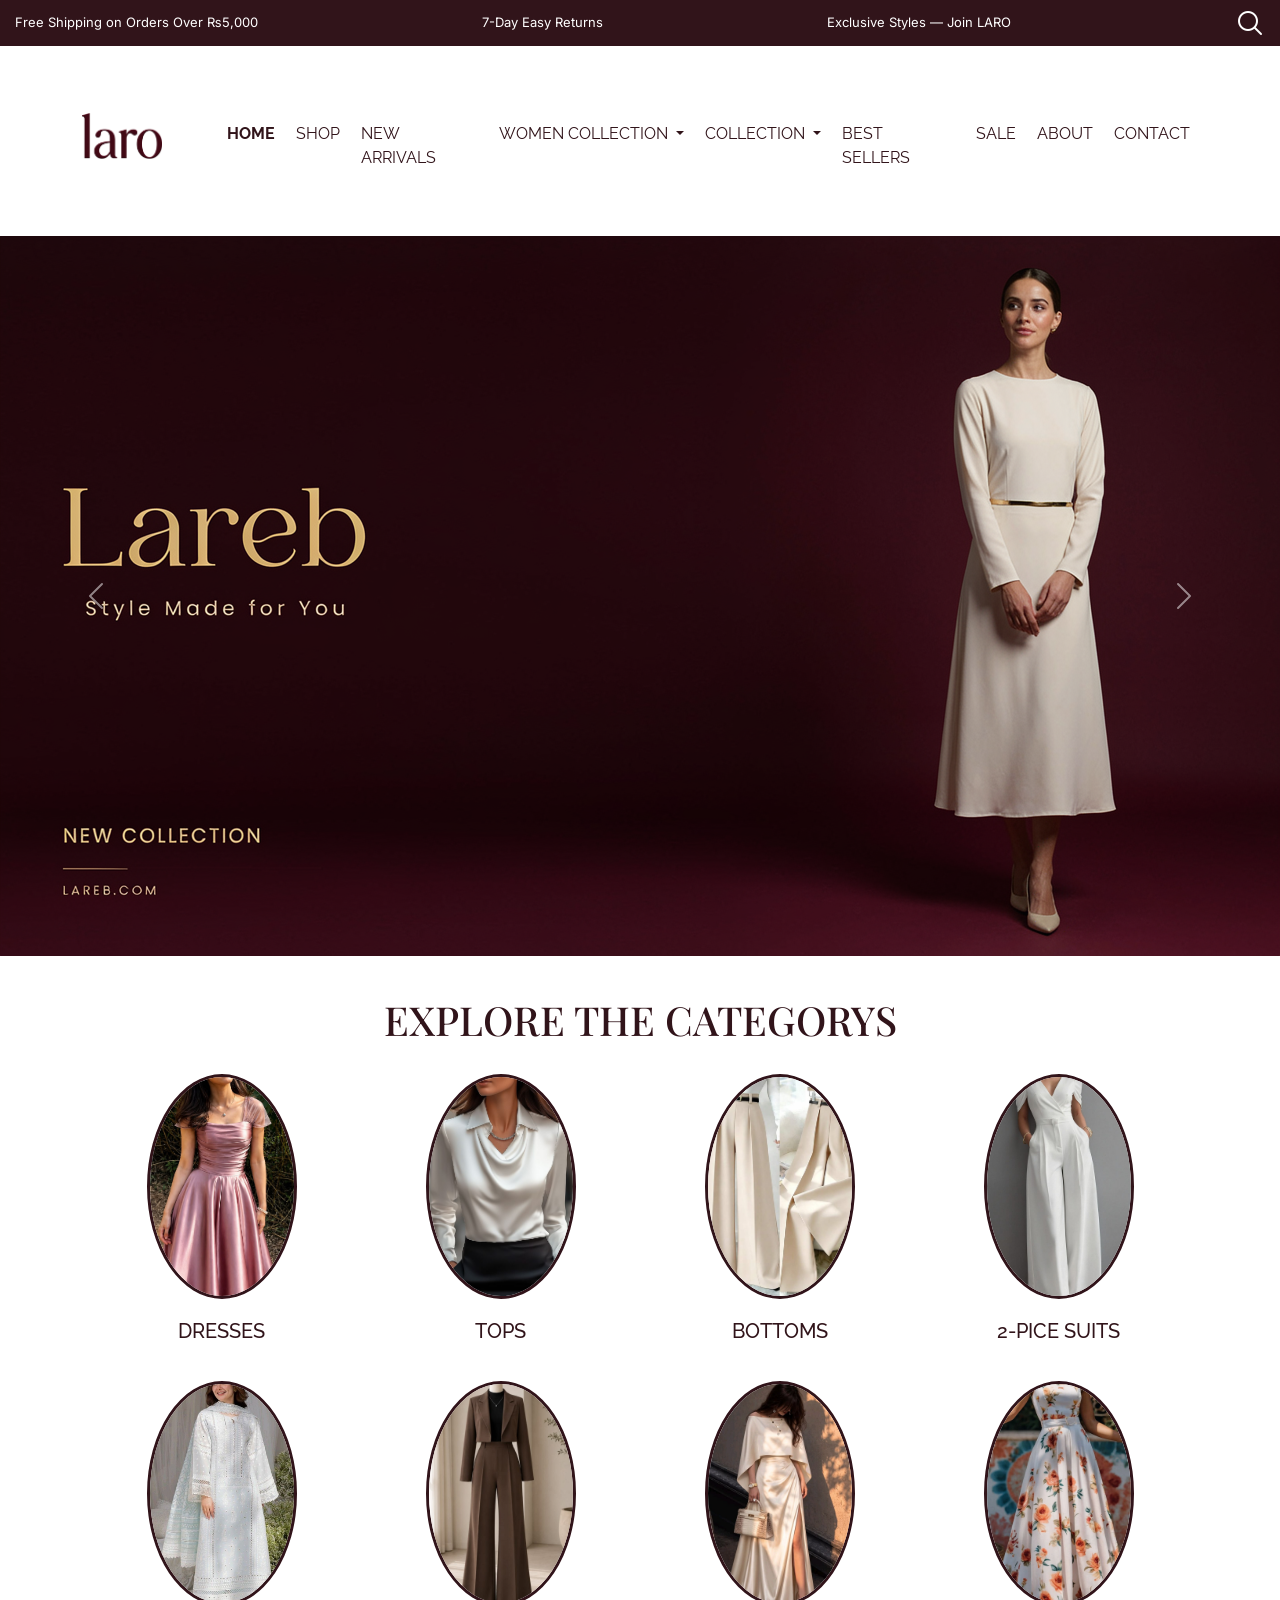
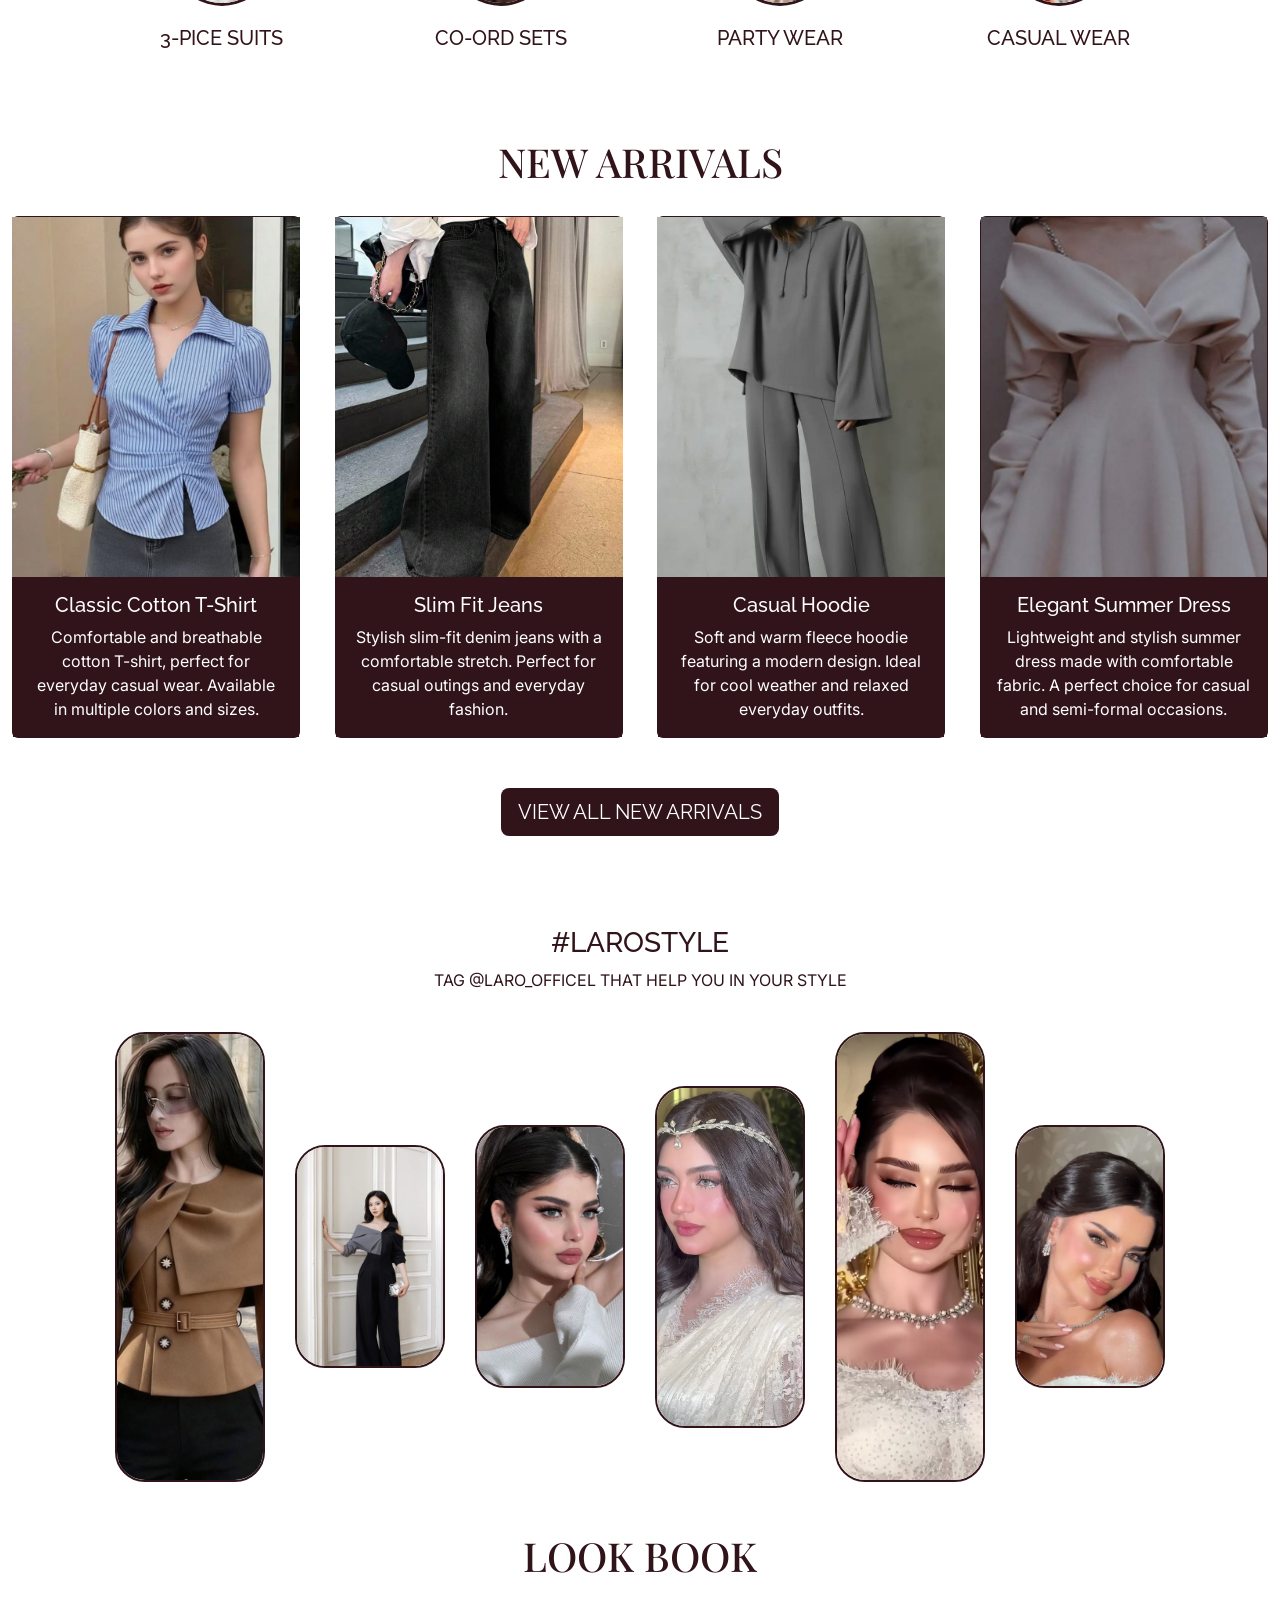
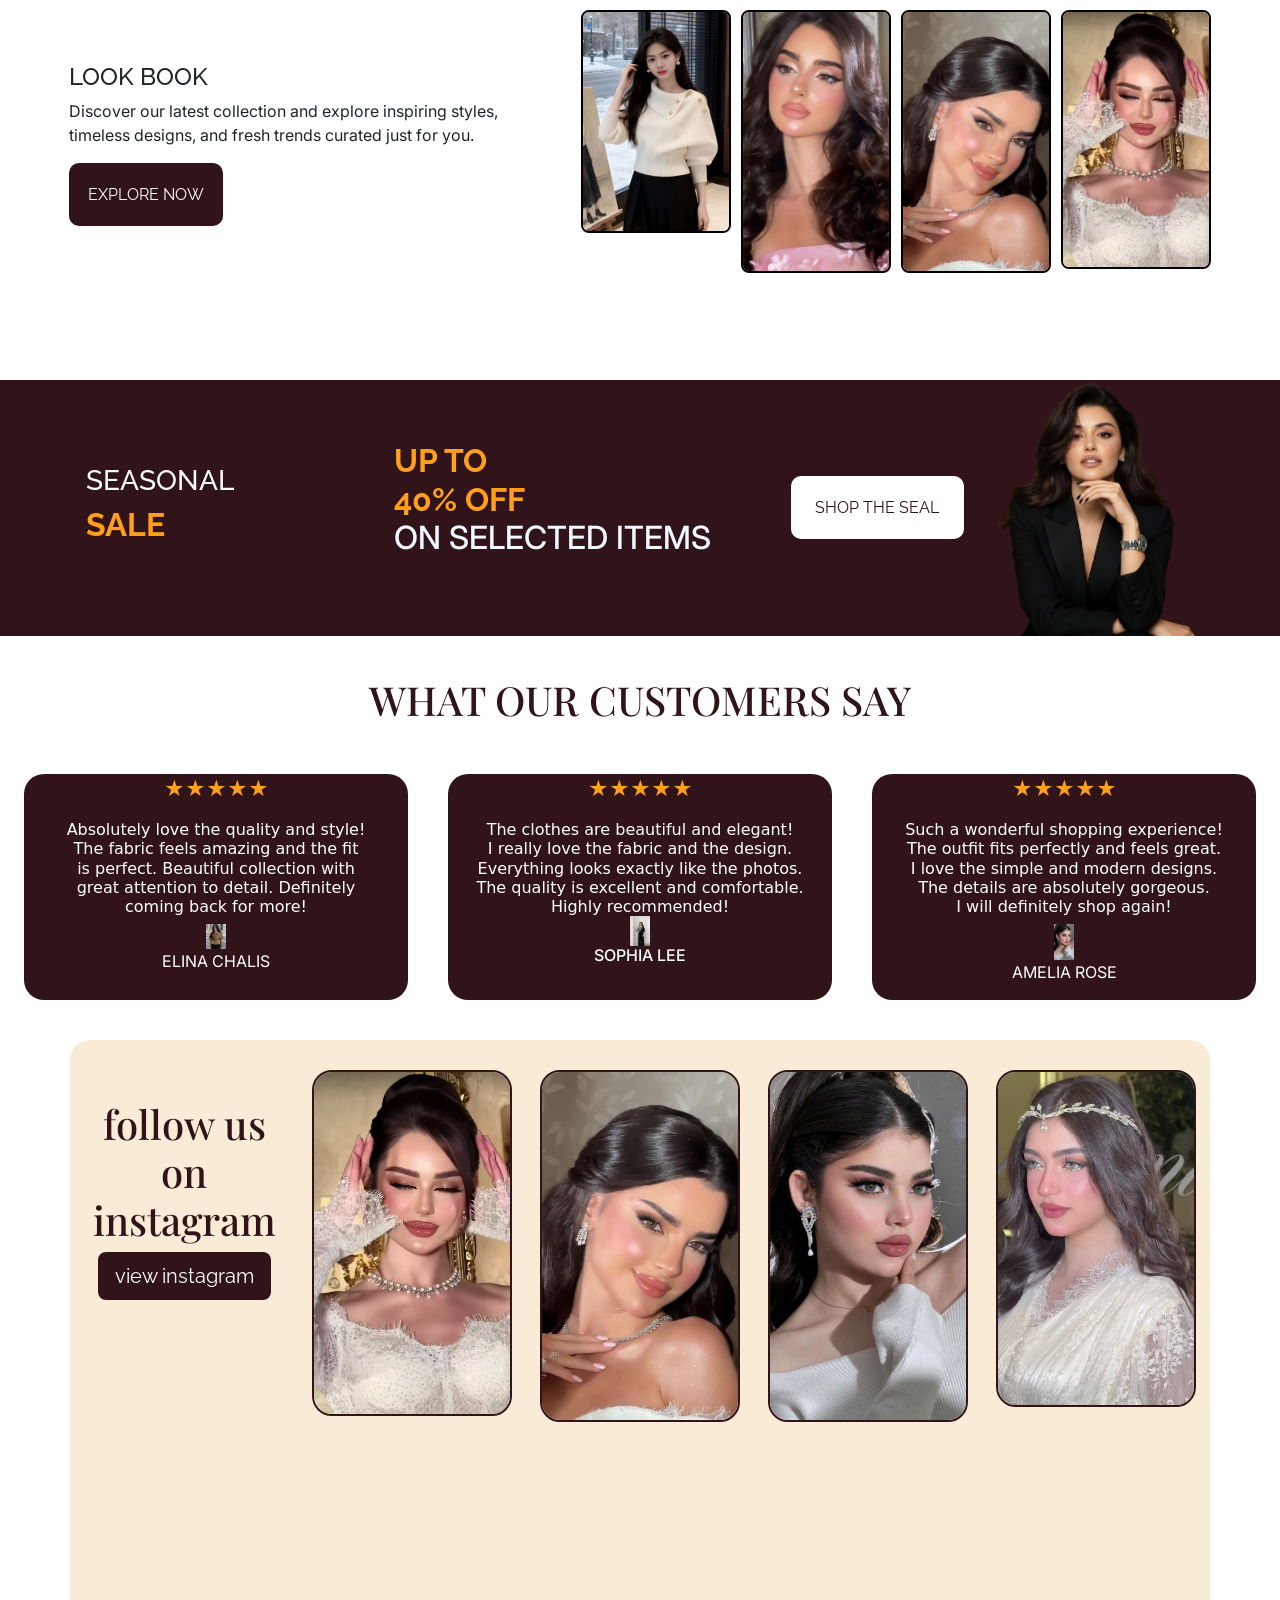
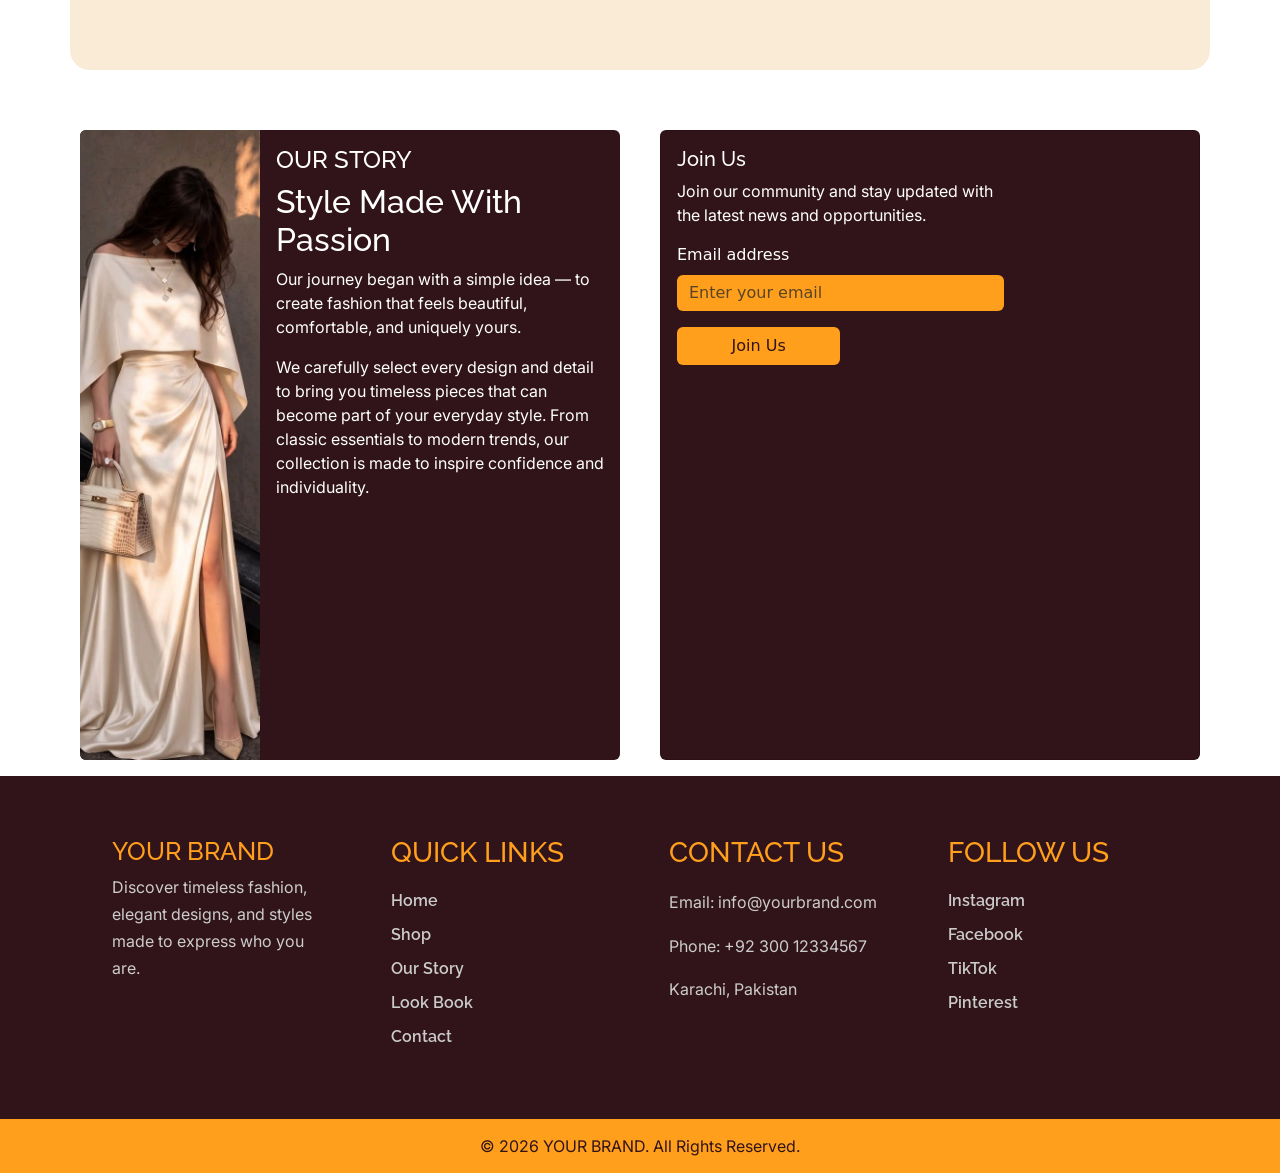
<file: index.html>
<!doctype html>
<html lang="en">
  <head>
    <meta charset="utf-8">
    <meta name="viewport" content="width=device-width, initial-scale=1">
    <title>laro</title>
    <link rel="stylesheet" href="style.css">
    <link href="https://cdn.jsdelivr.net/npm/bootstrap@5.3.8/dist/css/bootstrap.min.css" rel="stylesheet" integrity="sha384-sRIl4kxILFvY47J16cr9ZwB07vP4J8+LH7qKQnuqkuIAvNWLzeN8tE5YBujZqJLB" crossorigin="anonymous">
  </head>
  <body>
    <style>
      

    </style>

    <!-- bannar start  -->
<!-- top bar start -->
<div class="top-bar">
    <p>Free Shipping on Orders Over ₨5,000</p>
    <p>7-Day Easy Returns</p>
    <p>Exclusive Styles — Join LARO</p>

    <div class="icons">
      <a href=""><img src="search.png" width="30px"></a>
      


    </div>
</div>
<!-- top bar end -->
     <!-- bannar end -->
<!-- navbar start -->
<nav class="navbar navbar-expand-lg" style="margin-top:40px;">

  <div class="container">

    <a class="navbar-brand" href="#"><img src="l2.png" ></a>

    <button class="navbar-toggler" type="button"
      data-bs-toggle="collapse"
      data-bs-target="#navbarNavDropdown"
      aria-controls="navbarNavDropdown"
      aria-expanded="false"
      aria-label="Toggle navigation">

      <span class="navbar-toggler-icon"></span>

    </button>

    <div class="collapse navbar-collapse" id="navbarNavDropdown" style="margin-left: 41px;">

      <ul class="navbar-nav" style="margin-top: 20px; gap: 5px; ">

        <!-- HOME -->
        <li class="nav-item"  style="font-weight: bold;">
          <a class="nav-link active" aria-current="page" href="#" style="color: #31141A;" >HOME</a>
        </li>

        <!-- SHOP -->
        <li class="nav-item">
          <a class="nav-link" href="shop.html">SHOP</a>
        </li>

        <!-- NEW ARRIVALS -->
        <li class="nav-item">
          <a class="nav-link" href="NEW ARRAIVAL.HTML">NEW ARRIVALS</a>
        </li>

       <li class="nav-item dropdown">
  <a class="nav-link dropdown-toggle"
     href="WOMENCOLLECTION.HTML"
     role="button"
     aria-expanded="false">
    WOMEN COLLECTION
  </a>

  <ul class="dropdown-menu">
    <li><a class="dropdown-item" href="#">Dresses</a></li>
    <li><a class="dropdown-item" href="#">2-Piece Suits</a></li>
    <li><a class="dropdown-item" href="#">3-Piece Suits</a></li>
    <li><a class="dropdown-item" href="#">Tops</a></li>
    <li><a class="dropdown-item" href="#">Party Wear</a></li>
    <li><a class="dropdown-item" href="#">Casual Wear</a></li>
    <li><a class="dropdown-item" href="#">Abayas</a></li>
    <li><a class="dropdown-item" href="#">Co-Ord Sets</a></li>
  </ul>
</li>
        <!-- COLLECTION -->
        <li class="nav-item dropdown">

          <a class="nav-link dropdown-toggle"
            href="#"
            role="button"
            data-bs-toggle="dropdown"
            aria-expanded="false">

            COLLECTION

          </a>

          <ul class="dropdown-menu">

            <li><a class="dropdown-item" href="#">New Collection</a></li>
            <li><a class="dropdown-item" href="#">Summer Collection</a></li>
            <li><a class="dropdown-item" href="#">Festive Collection</a></li>
            <li><a class="dropdown-item" href="#">Signature Collection</a></li>

          </ul>

        </li>

        <!-- BEST SELLERS -->
        <li class="nav-item">
          <a class="nav-link" href="#">BEST SELLERS</a>
        </li>

        <!-- SALE -->
        <li class="nav-item">
          <a class="nav-link" href="#">SALE</a>
        </li>

        <!-- ABOUT -->
        <li class="nav-item">
          <a class="nav-link" href="#">ABOUT</a>
        </li>

        <!-- CONTACT -->
        <li class="nav-item">
          <a class="nav-link" href="#">CONTACT</a>
        </li>

      </ul>

    </div>

  </div>

</nav>
<!-- navbar end -->
 <!-- navbar end -->

 <!-- bannnar start -->
<div id="carouselExample" class="carousel slide" style="margin-top: 50px;">
  <div class="carousel-inner">

    <div class="carousel-item active">
      <a href="">  <img src="b1.png" class="d-block w-100 carousel-img" alt="Clothing"></a>
    
    </div>

    <div class="carousel-item">
      <a href="" ><img src="b2.png" class="d-block w-100 carousel-img" alt="Clothing"></a>
    </div>

    <div class="carousel-item">
    <a href="" ><img src="b3.png" class="d-block w-100 carousel-img" alt="Clothing"></a>
    </div>

    <div class="carousel-item">
  <a href="" ><img src="b4.png" class="d-block w-100 carousel-img" alt="Clothing"></a>
    </div>

    <div class="carousel-item">
        <a href="" ><img src="bannar (2).png" class="d-block w-100 carousel-img" alt="Clothing"></a>
    </div>

    <div class="carousel-item">
      <a href="" ><img src="bannar (1).png" class="d-block w-100 carousel-img" alt="Clothing"></a>
    </div>

  </div>

  <button style="color: #31141A;" class="carousel-control-prev" type="button"
          data-bs-target="#carouselExample" data-bs-slide="prev">
    <span class="carousel-control-prev-icon"></span>
    <span class="visually-hidden">Previous</span>
  </button>

  <button style="color: #31141A;" class="carousel-control-next" type="button"
          data-bs-target="#carouselExample" data-bs-slide="next">
    <span class="carousel-control-next-icon"></span>
    <span class="visually-hidden">Next</span>
  </button>
</div>

<div class="container-fluid" style="text-align: center; color: #31141A;">
  <H1 style="text-align: center; margin-top: 40PX; font-weight: 40PX;">EXPLORE THE CATEGORYS</H1>

</div>


<div class="container-sm">
 <div class="container-fluid">
 <IMG SRC="Elegant Rose Pink Satin Dress.jpg">
  <H5>DRESSES</H5>
</div>

<!-- C2 -->
  <div class="container-fluid">
 <IMG SRC="Elegant Wrap Midi Dress With Sheer Sleeves.jpg">
  <H5>TOPS</H5>
</div>


 <div class="container-fluid">
 <IMG SRC="BUTTOM.jpg">
  <H5>BOTTOMS</H5>
</div>



 <div class="container-fluid">
 <IMG SRC="2 PIECE.jpg">
  <H5>2-PICE SUITS</H5>
</div>



 
</div>



<div class="container-sm">
  <div class="container-fluid">
 <IMG SRC="Eid collection.jpg">
  <H5>3-PICE SUITS</H5>
</div>



 <div class="container-fluid">
 <IMG SRC="CARSET.jpg">
  <H5>CO-ORD SETS</H5>
</div>


 <div class="container-fluid">
 <IMG SRC="download (13).jpg">
  <H5>PARTY WEAR</H5>
</div>


 <div class="container-fluid">
 <IMG SRC="CASUAL.jpg">
  <H5>CASUAL WEAR</H5>
</div>
</div>

<!-- NEW ARRAVIAL SECTION -->


<div class="container-fluid" style="text-align: center;">
  <H1 style="margin-top: 80PX; color: #31141A;">  NEW ARRIVALS</H1>

</div>

<div class="container-xxl" style=" display: flex; align-items: center; justify-content: space-between; margin-top: 30PX;"">
  <div class="card" style="width: 18rem; object-fit: cover; border: none; align-items: center; border: solid 1px #31141A;">
  <img CLASS="IMG" src="T-SHIRT.jpg" class="card-img-top" alt="Classic Cotton T-Shirt"
       style="width: 18rem; height: 40vh; object-fit: cover;">
  <div class="card-body" style="align-items: center; text-align: center; background-color: #31141A;">
    <h5 class="card-title" style="color: white;">Classic Cotton T-Shirt</h5>
    <p class="card-text" style="color: white;">
      Comfortable and breathable cotton T-shirt, perfect for everyday casual wear. Available in multiple colors and sizes.
    </p>
  </div>
</div>


<div class="card" style="width: 18rem; object-fit: cover; border: none; align-items: center; border: solid 1px #31141A;">
  <img CLASS="IMG" src="JENS.jpg" class="card-img-top" alt="Slim Fit Jeans"
       style="width: 18rem; height: 40vh; object-fit: cover;">
  <div class="card-body" style="align-items: center; text-align: center; background-color: #31141A;">
    <h5 class="card-title" style="color: white;">Slim Fit Jeans</h5>
    <p class="card-text" style="color: white;">
      Stylish slim-fit denim jeans with a comfortable stretch. Perfect for casual outings and everyday fashion.
    </p>
  </div>
</div>


<div class="card" style="width: 18rem; object-fit: cover; border: none; align-items: center; border: solid 1px #31141A;">
  <img CLASS="IMG" src="HODDIE.jpg" class="card-img-top" alt="Casual Hoodie"
       style="width: 18rem; height: 40vh; object-fit: cover;">
  <div class="card-body" style="align-items: center; text-align: center; background-color: #31141A;">
    <h5 class="card-title" style="color: white;">Casual Hoodie</h5>
    <p class="card-text" style="color: white;">
      Soft and warm fleece hoodie featuring a modern design. Ideal for cool weather and relaxed everyday outfits.
    </p>
  </div>
</div>

<!-- 
<style>
.card img {
  transition: 0.3s ease;
}

.card img:hover {
  transform: scale(1.05);
}
</style> -->
<div class="card" style="width: 18rem;border: 30px ; object-fit: cover; border: none; align-items: center; border: solid 1px #31141A;">
  <img CLASS="IMG" src="download (12).jpg" class="card-img-top" alt="Elegant Summer Dress" style="width: 17.9rem; height: 40VH; object-fit: cover;">
  <div class="card-body" style="align-items: center; text-align: center; background-color: #31141A;">
    <h5 class="card-title" style="color: white;">Elegant Summer Dress</h5>
    <p class="card-text" style="color: white">Lightweight and stylish summer dress made with comfortable fabric. A perfect choice for casual and semi-formal occasions.</p>
  </div>
</div>

</div>

<!-- BUTTON OF NEW ARRIVALS  -->
<div class="container-sm" style="text-align: center; display: flex; align-items: center; justify-content: center; margin-top: 50PX;">
  <A href=""><button  type="button" class="btn  btn-lg" style="background-color: #31141A; align-items: center; text-align: center; color: white; align-items: center; text-align: center;">VIEW ALL NEW ARRIVALS</button></A>
</div>


<!-- ADD A MODEL THAT HALP YOU IN YOUR STYLE  -->




  <div class="container-lg" style="align-items: center; text-align: center; margin-top: 90PX; color: #31141A;">
    <H3>#LAROSTYLE</H3>
    <P>TAG @LARO_OFFICEL THAT HELP YOU IN YOUR STYLE </P>

</div>

<div class="container-xl">
  <div class="container-lg" style="align-items: center; display: flex; justify-content: center; gap: 30PX; margin-top: 40PX;">
    <A href=""><img id=" m"SRC="P (1).jpg" width="150PX" style="height: 50VH;border: 2px solid  #31141A; border-radius: 30px; object-fit: cover;"></A>
    <A href=""><img SRC="P (2).jpg" width="150PX" style="border: 2px solid  #31141A; border-radius: 30px;"></A>
     <A href=""><img SRC="P (3).jpg" width="150PX" style="border: 2px solid  #31141A; border-radius: 30px;"></A>
    <A href=""><img SRC="P (4).jpg" width="150PX" style="height: 38VH;border: 2px solid  #31141A; border-radius: 30px; object-fit: cover;"></A>
     <A href=""><img SRC="P (5).jpg" width="150PX" style="height: 50VH;border: 2px solid  #31141A; border-radius: 30px; object-fit: cover;"></A>
    <A href=""><img SRC="P (6).jpg" width="150PX" style="border: 2px solid  #31141A; border-radius: 30px;"></A>
  </div>
<style>

</style>
</div>
<div>

      <h1  style="color: #31141A; text-align: center; margin-top: 50PX;">LOOK BOOK</h1>

      <div class="CONT" style="display: flex;align-items: center;justify-content: center; margin-top: 30PX;">
<div class="text" style="width: 40%;">
    <h4>LOOK BOOK</h4>
    <p style="width: 90%;">
        Discover our latest collection and explore inspiring styles,
        timeless designs, and fresh trends curated just for you.
    </p>
    <a href="#">
        <button style="background-color: #31141A; outline: none; border: none;  color: white; width:30%; height: 7VH; border-radius: 10PX;"  type="button">EXPLORE NOW</button>
    </a>
</div>

<div class="IMG" style="display: flex; gap: 10PX; height: 30VH; object-fit: cover;">
 


<div class="img1">
    <img src="P (8).jpg">
</div>

<div class="img1">
    <img src="P (7).jpg">
</div>


<div class="img1">
    <img src="P (6).jpg">
</div>

<div class="img1">
    <img src="P (5).jpg">
</div>

</div>
      </div>
    <div class="MAINC" style="margin-top: 100PX; display: flex; align-items: center; justify-content: center;gap: 80PX; background-color: #31141A;">
    
    <div class="TEXT1">
        <h3 style="color: white;">SEASONAL</h3>
        <h2 style="color: #FF9F1C ; font-weight: 700;">SALE</h2>
    </div>

    <div class="LINE" style="color: white;">
        <hr style="color: white;">
    </div>

    <div class="TEXT2">
        <h2>
            <strong style="color: #FF9F1C;">UP TO</strong><br>
            <strong style="color:#FF9F1C;">40% OFF</strong><br>
            <p style="color: aliceblue;">ON SELECTED ITEMS</p>
        </h2>
    </div>

    <div class="BUTTON">
        <a href="#">
        <a href="#">
        <button style="background-color: white; outline: none; border: none;  color:#31141A; width:140%; height: 7VH; border-radius: 10PX;"  type="button">SHOP THE SEAL</button>
    </a>
        </a>
    </div>

    <div class="IMG">
        <img src="MODEL.png" width="200px">
    </div>

</div>


<DIV CLASS="HEAD">
  <H1 style="color: #31141A; margin-top: 40PX; text-align: center;">WHAT OUR CUSTOMERS SAY</H1>
</DIV>


<div class="CON" style="display: flex; justify-content: center; gap: 40PX; margin-top: 50PX;">

    <div class="COMMIT1"style="background-color:#31141A; border-radius: 20PX; width: 30%;">
        <div class="CBODY" style="text-align: center;">
            <p style="color: #FF9F1C; font-size: 20px;">★★★★★</p>
            <h6 style="color: white;">
                Absolutely love the quality and style!<br>
                The fabric feels amazing and the fit<br>
                is perfect. Beautiful collection with<br>
                great attention to detail. Definitely<br>
                coming back for more!
            </h6>
            
        <div class="C" style="">
            <img src="P (1).jpg" width="20PX">
            <p style="color: white;">ELINA CHALIS</p>
        </div>
        </div>

    </div>


    <div class="COMMIT1" style="background-color: #31141A; border-radius: 20PX; width: 30%;">
        <div class="CBODY" style="text-align: center;">
            <p style="color: #FF9F1C; font-size: 20px;">★★★★★</p>
            <h6 style="color: white;">
                The clothes are beautiful and elegant!<br>
                I really love the fabric and the design.<br>
                Everything looks exactly like the photos.<br>
                The quality is excellent and comfortable.<br>
                Highly recommended!
                        <div class="C">
            <img src="P (2).jpg" width="20PX">
            <p style="color: white;">SOPHIA LEE</p>
        </div>
            </h6>
       
        </div>

     
    </div>


    <div class="COMMIT1" style="background-color:#31141A; border-radius: 20PX; width: 30%;">
        <div class="CBODY" style="text-align: center;">
            <p style="color: #FF9F1C; font-size: 20px;">★★★★★</p>
            <h6 style="color: white;">
                Such a wonderful shopping experience!<br>
                The outfit fits perfectly and feels great.<br>
                I love the simple and modern designs.<br>
                The details are absolutely gorgeous.<br>
                I will definitely shop again!
            </h6>
              <div class="C">
            <img src="P (3).jpg" width="20PX">
            <p style="color: white;">AMELIA ROSE</p>
        </div>
        </div>

      
    </div>


    <!-- <div class="COMMIT1" style="background-color:#31141A;">
        <div class="CBODY" style="text-align: center;">
            <p style="color: #FF9F1C; font-size: 20px;">★★★★★</p>
            <h6 style="color: white;">
                I am so happy with my purchase!<br>
                The quality is amazing and very stylish.<br>
                The material is soft and comfortable.<br>
                Perfect for everyday wear and occasions.<br>
                Truly a beautiful collection!
            </h6>
                   <div class="C">
            <img src="P (4).jpg" width="20PX">
            <p style="color: white;">OLIVIA MARTIN</p>
        </div>
    </div>
        </div> -->

 

</div>

<div class="container text-center" style="display: flex; margin-top: 40px; background-color: antiquewhite; border-radius: 20px; height: 70vh;">
  <div class="row" style="margin-top: 30px;">
    <div class="col" style="margin-top: 30px;"><h1 style="color: #31141A;">follow us <br>
    on instagram</h1>
      <A href=""><button  type="button" class="btn  btn-lg" style="background-color: #31141A; align-items: center; text-align: center; color: white; align-items: center; text-align: center;">view instagram</button></A>
  </div>
    <div class="col">
      <img class="o" src="P (5).jpg" width="200px">
    </div>
    <div class="col">
            <img class="o" src="P (6).jpg" width="200px">
    </div>
    <div class="col">      <img class="o" src="P (3).jpg" width="200px"></div>
    <div class="col">      <img  class="o" src="P (4).jpg" width="200px"></div>
  </div>

</div>
<div class="cardd" style="display: flex; justify-content: center;gap: 40px; margin-top: 60px; border: none;">

  <!-- card1 -->
<div class="card mb-3" style="max-width: 540px; background-color:#31141A; border: none;">
  <div class="row g-0">
    <div class="col-md-4">
      <img src="download (13).jpg" width="230px" style="height: 70vh; object-fit: cover;" class="img-fluid rounded-start" alt="...">
    </div>
    <div class="col-md-8">
      <div class="card-body">
            <h4 style="color:white;">OUR STORY</h4>
        <h2 style="color:white;">Style Made With Passion</h2>

        <p style="color: white;">
            Our journey began with a simple idea — to create fashion
            that feels beautiful, comfortable, and uniquely yours.
        </p>

        <p style="color: white;">
            We carefully select every design and detail to bring you
            timeless pieces that can become part of your everyday style.
            From classic essentials to modern trends, our collection is
            made to inspire confidence and individuality.
        </p>

      </div>
    </div>
  </div>
</div>

<!-- card2 -->


<div class="card mb-3" style="max-width: 540px; background-color: #31141A;" >
  <div class="row g-0">
    
    <div class="col-md-8">
      <div class="card-body">
   <h5 class="card-title" style="color: white;">Join Us</h5>

<p class="card-text" style="color: white;">
  Join our community and stay updated with the latest news and opportunities.
</p>

<div class="mb-3">
  <label for="emailInput" class="form-label" style="color: white;">Email address</label>
  <input type="email" class="form-control" id="emailInput"
         placeholder="Enter your email">
</div>

<button type="submit" class="btn " style="background-color:#FF9F1C; color: #31141A; width: 50%; height: vh;">Join Us</button>



      </div>
    </div>
  </div>
</div>


</div>


<footer class="FOOTER">

    <div class="FOOTER-BOX">
        <h2>YOUR BRAND</h2>
        <p>
            Discover timeless fashion, elegant designs,
            and styles made to express who you are.
        </p>
    </div>

    <div class="FOOTER-BOX">
        <h3>QUICK LINKS</h3>
        <a href="#">Home</a>
        <a href="#">Shop</a>
        <a href="#">Our Story</a>
        <a href="#">Look Book</a>
        <a href="#">Contact</a>
    </div>

    <div class="FOOTER-BOX">
        <h3>CONTACT US</h3>
        <p>Email: info@yourbrand.com</p>
        <p>Phone: +92 300 12334567</p>
        <p>Karachi, Pakistan</p>
    </div>

    <div class="FOOTER-BOX">
        <h3>FOLLOW US</h3>
        <a href="#">Instagram</a>
        <a href="#">Facebook</a>
        <a href="#">TikTok</a>
        <a href="#">Pinterest</a>
    </div>

</footer>

<div class="COPYRIGHT">
    <p>© 2026 YOUR BRAND. All Rights Reserved.</p>
</div>

    <script src="https://cdn.jsdelivr.net/npm/bootstrap@5.3.8/dist/js/bootstrap.bundle.min.js" integrity="sha384-FKyoEForCGlyvwx9Hj09JcYn3nv7wiPVlz7YYwJrWVcXK/BmnVDxM+D2scQbITxI" crossorigin="anonymous"></script>
  </body>
</html>
</file>
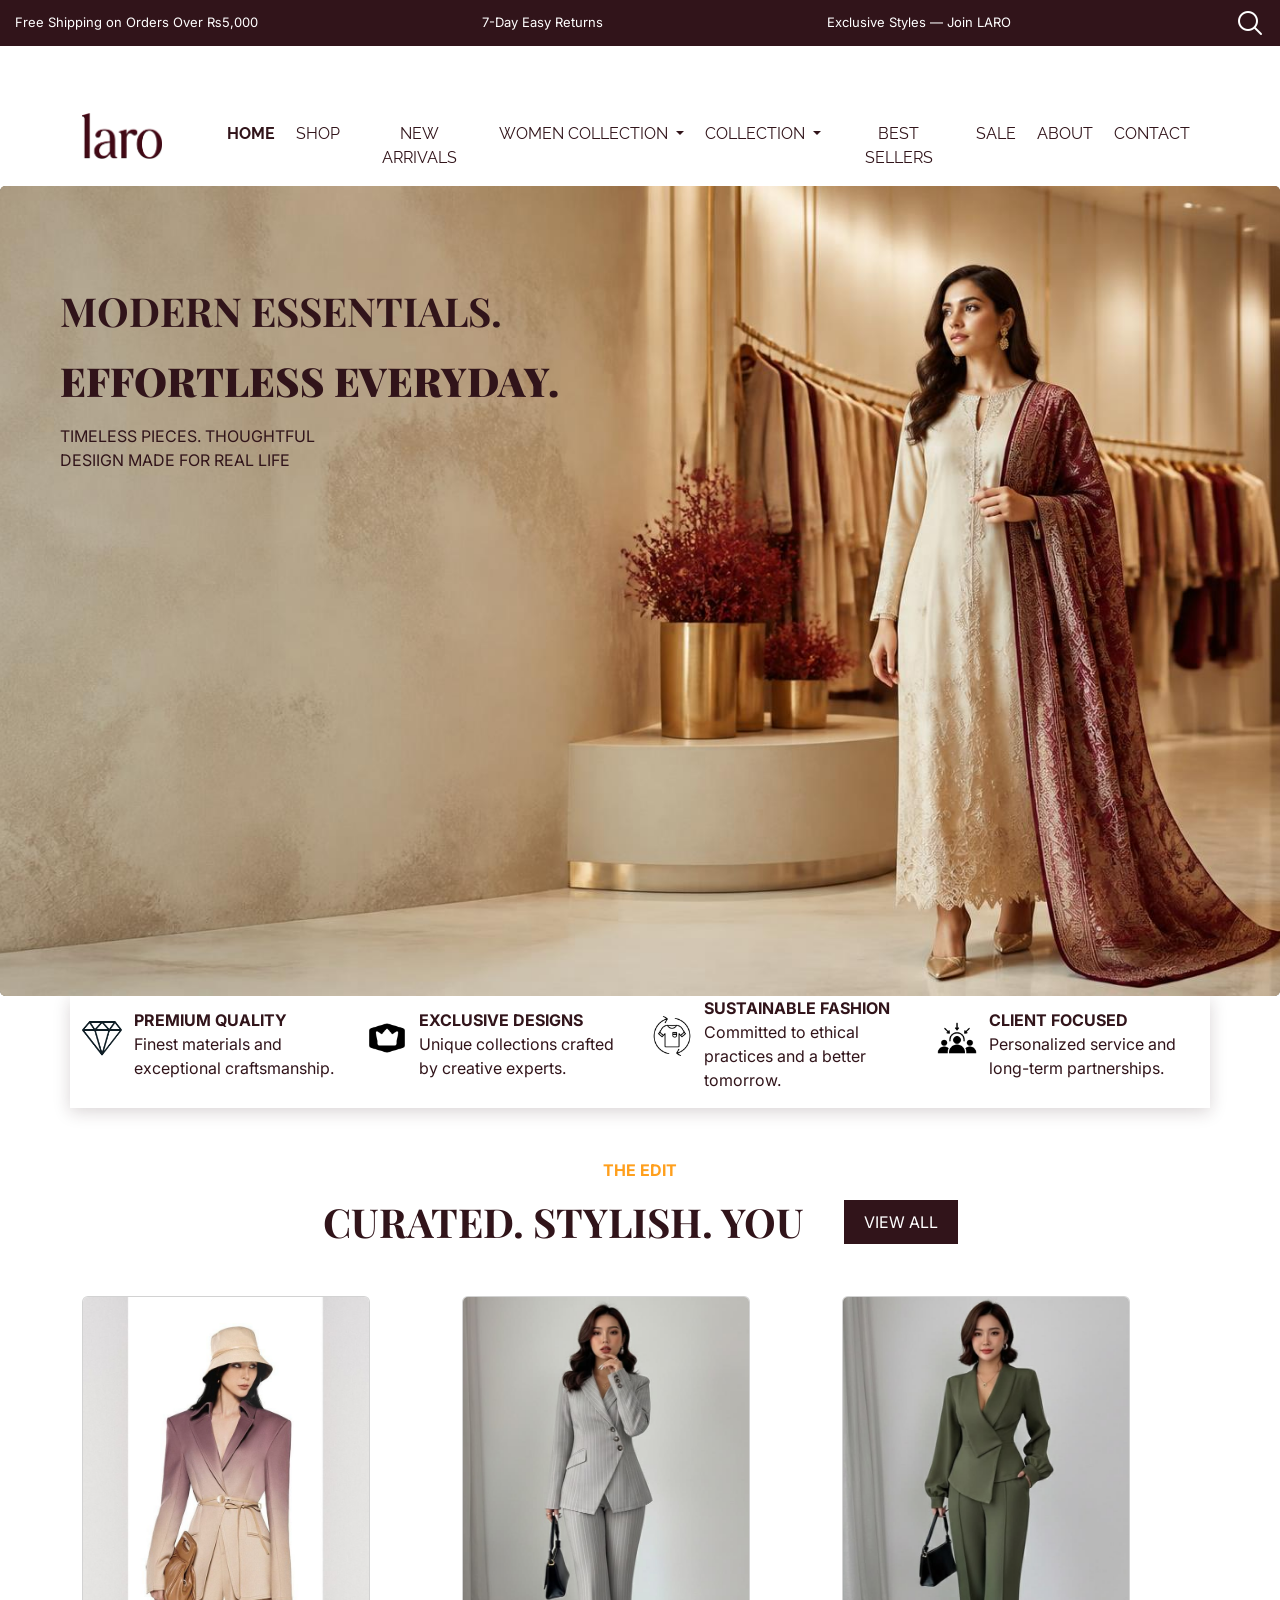
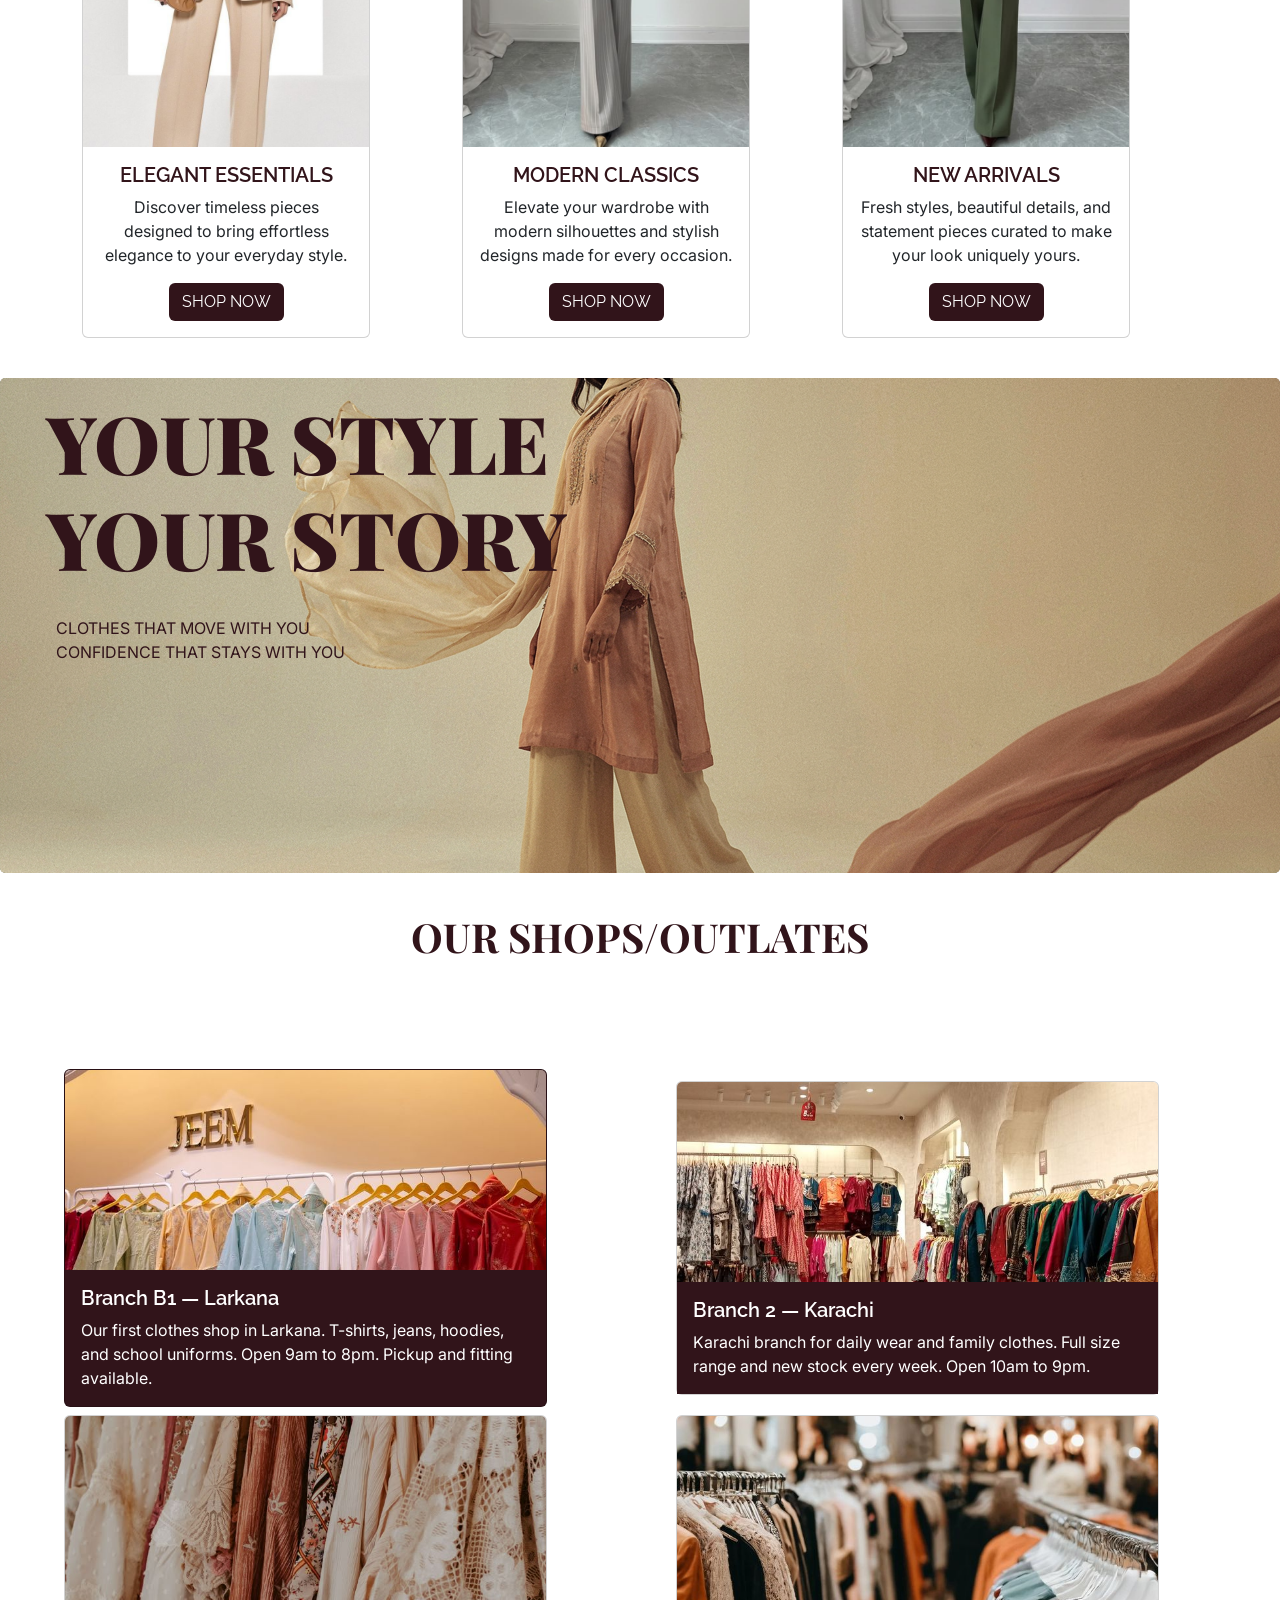
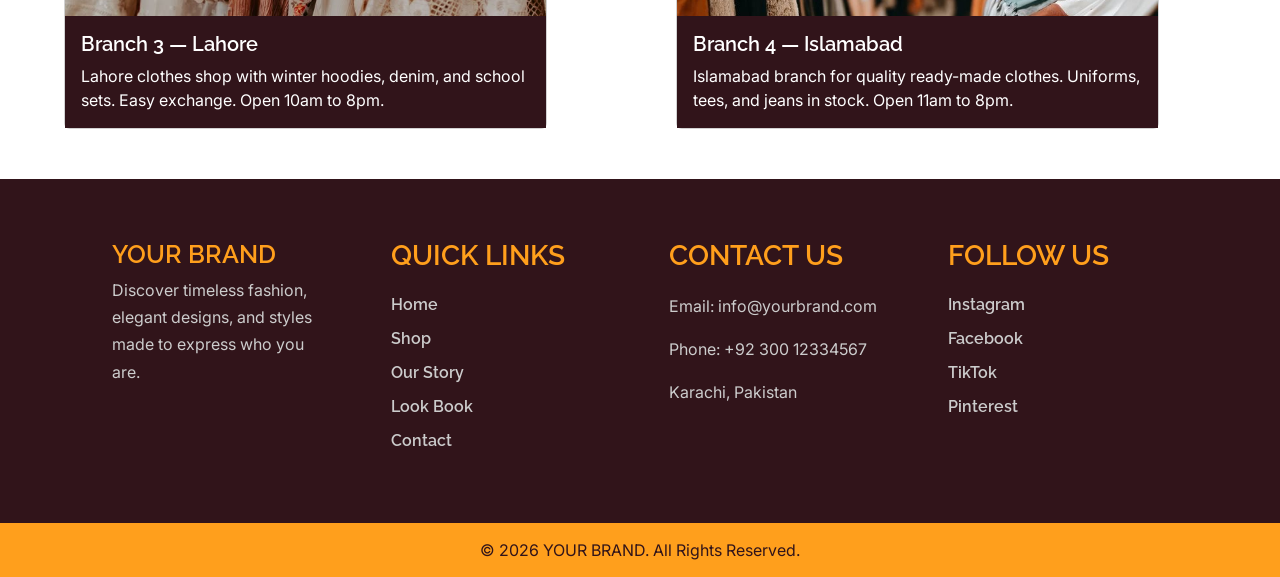
<file: shop.html>
<!doctype html>
<html lang="en">
  <head>
    <meta charset="utf-8">
    <meta name="viewport" content="width=device-width, initial-scale=1">
    <title>Bootstrap demo</title>
    <link href="https://cdn.jsdelivr.net/npm/bootstrap@5.3.8/dist/css/bootstrap.min.css" rel="stylesheet" integrity="sha384-sRIl4kxILFvY47J16cr9ZwB07vP4J8+LH7qKQnuqkuIAvNWLzeN8tE5YBujZqJLB" crossorigin="anonymous">
  </head>
  <body>
   <link rel="stylesheet" href="style.css">
    <!-- bannar start  -->
<!-- top bar start -->
<div class="top-bar">
    <p>Free Shipping on Orders Over ₨5,000</p>
    <p>7-Day Easy Returns</p>
    <p>Exclusive Styles — Join LARO</p>

    <div class="icons">
      <a href=""><img src="search.png" width="30px"></a>
      


    </div>
</div>
<!-- top bar end -->
     <!-- bannar end -->
<!-- navbar start -->
<nav class="navbar navbar-expand-lg" style="margin-top:40px;">

  <div class="container">

    <a class="navbar-brand" href="#"><img src="l2.png" ></a>

    <button class="navbar-toggler" type="button"
      data-bs-toggle="collapse"
      data-bs-target="#navbarNavDropdown"
      aria-controls="navbarNavDropdown"
      aria-expanded="false"
      aria-label="Toggle navigation">

      <span class="navbar-toggler-icon"></span>

    </button>

    <div class="collapse navbar-collapse" id="navbarNavDropdown" style="margin-left: 41px;">

      <ul class="navbar-nav" style="margin-top: 20px; gap: 5px; ">

        <!-- HOME -->
        <li class="nav-item"  style="font-weight: bold;">
          <a class="nav-link active" aria-current="page" href="index.html" style="color: #31141A;" >HOME</a>
        </li>

        <!-- SHOP -->
        <li class="nav-item">
          <a class="nav-link" href="shop.html">SHOP</a>
        </li>

        <!-- NEW ARRIVALS -->
        <li class="nav-item">
          <a class="nav-link" href="NEW ARRAIVAL.HTML">NEW ARRIVALS</a>
        </li>

      <li class="nav-item dropdown">
  <a class="nav-link dropdown-toggle"
     href="WOMENCOLLECTION.HTML"
     role="button"
     aria-expanded="false">
    WOMEN COLLECTION
  </a>

  <ul class="dropdown-menu">
    <li><a class="dropdown-item" href="#">Dresses</a></li>
    <li><a class="dropdown-item" href="#">2-Piece Suits</a></li>
    <li><a class="dropdown-item" href="#">3-Piece Suits</a></li>
    <li><a class="dropdown-item" href="#">Tops</a></li>
    <li><a class="dropdown-item" href="#">Party Wear</a></li>
    <li><a class="dropdown-item" href="#">Casual Wear</a></li>
    <li><a class="dropdown-item" href="#">Abayas</a></li>
    <li><a class="dropdown-item" href="#">Co-Ord Sets</a></li>
  </ul>
</li>
        <!-- COLLECTION -->
        <li class="nav-item dropdown">

          <a class="nav-link dropdown-toggle"
            href="#"
            role="button"
            data-bs-toggle="dropdown"
            aria-expanded="false">

            COLLECTION

          </a>

          <ul class="dropdown-menu">

            <li><a class="dropdown-item" href="#">New Collection</a></li>
            <li><a class="dropdown-item" href="#">Summer Collection</a></li>
            <li><a class="dropdown-item" href="#">Festive Collection</a></li>
            <li><a class="dropdown-item" href="#">Signature Collection</a></li>

          </ul>

        </li>

        <!-- BEST SELLERS -->
        <li class="nav-item">
          <a class="nav-link" href="#">BEST SELLERS</a>
        </li>

        <!-- SALE -->
        <li class="nav-item">
          <a class="nav-link" href="#">SALE</a>
        </li>

        <!-- ABOUT -->
        <li class="nav-item">
          <a class="nav-link" href="#">ABOUT</a>
        </li>

        <!-- CONTACT -->
        <li class="nav-item">
          <a class="nav-link" href="#">CONTACT</a>
        </li>

      </ul>

    </div>

  </div>

</nav>
<!-- navbar end -->
<!-- bannar start -->
<div class="card text-bg-dark" style="border: none;">
  <img src="sbannar.jpg" class="card-img" alt="..." style="height: 90VH; object-fit: cover;">
  <div class="card-img-overlay" style="padding-left: 60PX; padding-top: 90PX; ;">
    <h1 class="card-title" style="line-height: 70PX ; color: #31141A;" >
        
        MODERN ESSENTIALS.<BR><strong>EFFORTLESS EVERYDAY.</strong></h1>
    <p class="card-text" style="color: #31141A;">TIMELESS PIECES. THOUGHTFUL<BR> DESIIGN MADE FOR REAL LIFE</p>
    
  </div>
</div>

 <!-- bananr end  -->

 <!-- ICONS START -->

<div class="container text-center" style="margin-top: 0px; background-color: white; box-shadow: 0 4px 16px rgba(49, 20, 26, 0.18);">
  <div class="row align-items-center">

    <div class="col">
      <div style="display: flex; align-items: flex-start; justify-content: center; gap: 12px; text-align: left;">
        <img src="icon1.png" width="40" alt="Premium Quality" style="padding-top: 10px;">
        <div>
          <p style="color: #31141A;">
            <strong>PREMIUM QUALITY</strong><br>
            Finest materials and exceptional craftsmanship.
          </p>
        </div>
      </div>
    </div>

    <div class="col">
      <div style="display: flex; align-items: flex-start; justify-content: center; gap: 12px; text-align: left;">
        <img src="icon2.png" width="40" alt="Exclusive Designs"  style="padding-top: 10px;">
        <div>
          <p style="color: #31141A;">
            <strong>EXCLUSIVE DESIGNS</strong><br>
            Unique collections crafted by creative experts.
          </p>
        </div>
      </div>
    </div>

    <div class="col">
      <div style="display: flex; align-items: flex-start; justify-content: center; gap: 12px; text-align: left;">
        <img src="second-hand.png" width="40" alt="Sustainable Fashion"  style="padding-top: 20px;">
        <div>
          <p style="color: #31141A;">
            <strong>SUSTAINABLE FASHION</strong><br>
            Committed to ethical practices and a better tomorrow.
          </p>
        </div>
      </div>
    </div>

    <div class="col">
      <div style="display: flex; align-items: flex-start; justify-content: center; gap: 12px; text-align: left;">
        <img src="consumer-centric.png" width="40" alt="Client Focused"  style="padding-top: 10px;">
        <div>
          <p style="color: #31141A;">
            <strong>CLIENT FOCUSED</strong><br>
            Personalized service and long-term partnerships.
          </p>
        </div>
      </div>
    </div>

  </div>
</div>
  <!-- ICONS END  -->




  <div class="container">

<DIV CLASS="HEAD" style="display: flex; text-align:center; justify-content: center; align-items: center;">

</div>
</DIV>
<div class="container">
  <p class="edit-label">THE EDIT</p>

  <div class="head" >
    <h1>CURATED. STYLISH. YOU</h1>
    <button>VIEW ALL</button>
  </div>
</div>

<style>
  .container {
    text-align: center;
  }

  .edit-label {
    color: #ff9f1c;
    margin-top: 50px;
    font-weight: bold;
  }

  .head {
    display: flex;
    justify-content: center;
    align-items: center;
    gap: 40px;
  }

  .head h1 {
    color: #31141a;
    margin: 0;
  }

  .head button {

    padding: 10px 20px;
    border: none;
    background-color: #31141a;
    color: white;
    cursor: pointer;
  }
</style><div class="container text-center" style="margin-top: 50px;">
  <div class="row">

    <!-- Card 1 -->
    <div class="col" style="text-align: center;">
      <div class="card" style="width: 18rem; border: px solid #31141A;">
        <img src="MODEL4.jpg" class="card-img-top" alt="Elegant Collection"
             style="object-fit: cover; height: 50vh;">

        <div class="card-body">
          <h5 class="card-title" style="color: #31141A;">
            ELEGANT ESSENTIALS
          </h5>

          <p class="card-text">
            Discover timeless pieces designed to bring effortless elegance
            to your everyday style.
          </p>

          <a href="#" class="btn" style="background-color: #31141A; color: white;">
            SHOP NOW
          </a>
        </div>
      </div>
    </div>

    <!-- Card 2 -->
    <div class="col">
      <div class="card" style="width: 18rem; border: px solid #31141A;">
        <img src="MODEL1.jpg" class="card-img-top" alt="Modern Collection"
             style="object-fit: cover; height: 50vh;">

        <div class="card-body">
          <h5 class="card-title" style="color: #31141A;">
            MODERN CLASSICS
          </h5>

          <p class="card-text">
            Elevate your wardrobe with modern silhouettes and stylish
            designs made for every occasion.
          </p>

          <a href="#" class="btn" style="background-color: #31141A; color: white;">
            SHOP NOW
          </a>
        </div>
      </div>
    </div>

    <!-- Card 3 -->
    <div class="col">
      <div class="card" style="width: 18rem; border: px solid #31141A;">
        <img src="MODEL2.jpg" class="card-img-top" alt="New Collection"
             style="object-fit: cover; height: 50vh;">

        <div class="card-body">
          <h5 class="card-title" style="color: #31141A;">
            NEW ARRIVALS
          </h5>

          <p class="card-text">
            Fresh styles, beautiful details, and statement pieces curated
            to make your look uniquely yours.
          </p>

          <a href="#" class="btn" style="background-color: #31141A; color: white;">
            SHOP NOW
          </a>
        </div>
      </div>
    </div>

  </div>
</div>
   


<div class="card text-bg-dark" style="margin-top: 40px; border: none;">
  <img src="b5.png" class="card-img" alt="..." width="100%" style="height: 55vh; object-fit: cover;">
  <div class="card-img-overlay">
    <h1 class="card-title" style="padding-left: 30PX;color: #31141A;">
        <strong style="font-size: 80PX;">YOUR STYLE</strong><BR>
            <strong style="font-size: 80PX;">YOUR STORY</strong>
    </h1>
   <P style="color: #31141A; padding-left: 40PX; margin-top: 30PX;">CLOTHES THAT MOVE WITH YOU <BR>
CONFIDENCE  THAT STAYS WITH YOU</P>
  </div>
</div>
<H1 style="text-align: center; color: #31141A; margin-top: 40PX;">OUR SHOPS/OUTLATES</H1>

<div class="row row-cols-1 row-cols-md-2 g-2"  style="align-items: center; margin-left: 60PX; margin-top: 100PX; ">
  <div class="col">
    <div class="card" style="width: 80%; background-color: #31141A;">
      <img src="SHOP1 (1).jpg" class="card-img-top" alt="..." style="height: 200px; width: 100%; object-fit: cover;">
      <div class="card-body">
        <h5 class="card-title" style="color: white;">Branch B1 — Larkana</h5>
        <p class="card-text" style="color: white;">Our first clothes shop in Larkana. T-shirts, jeans, hoodies, and school uniforms. Open 9am to 8pm. Pickup and fitting available.</p>
      </div>
    </div>
  </div>
  <div class="col">
    <div class="card" style="width: 80%;">
      <img src="SHOP1 (2).jpg" class="card-img-top" alt="..." style="height: 200px; width: 100%; object-fit: cover;">
      <div class="card-body" style="background-color: #31141A;">
        <h5 class="card-title" style="color: white;">Branch 2 — Karachi</h5>
        <p class="card-text" style="color: white;"> Karachi branch for daily wear and family clothes. Full size range and new stock every week. Open 10am to 9pm.</p>
      </div>
    </div>
  </div>
  <div class="col">
    <div class="card"style="width: 80%;">
      <img src="SHOP1 (3).jpg" class="card-img-top" alt="..." style="height: 200px; width: 100%; object-fit: cover;">
      <div class="card-body" style="background-color: #31141A;">
        <h5 class="card-title" style="color: white;">Branch 3 — Lahore</h5>
        <p class="card-text"style="color:white;">Lahore clothes shop with winter hoodies, denim, and school sets. Easy exchange. Open 10am to 8pm.</p>
      </div>
    </div>
  </div>
  <div class="col">
    <div class="card" style="width: 80%;">
      <img src="SHOP1 (4).jpg" class="card-img-top" alt="..." style="height: 200px; width: 100%; object-fit: cover;">
      <div class="card-body" style="background-color: #31141A;">
        <h5 class="card-title" style="color:white;">Branch 4 — Islamabad</h5>
        <p class="card-text" style="color: white;">Islamabad branch for quality ready-made clothes. Uniforms, tees, and jeans in stock. Open 11am to 8pm.</p>
      </div>
    </div>
  </div>
</div>



<footer class="FOOTER" style="margin-top: 50PX;">

    <div class="FOOTER-BOX">
        <h2>YOUR BRAND</h2>
        <p>
            Discover timeless fashion, elegant designs,
            and styles made to express who you are.
        </p>
    </div>

    <div class="FOOTER-BOX">
        <h3>QUICK LINKS</h3>
        <a href="#">Home</a>
        <a href="#">Shop</a>
        <a href="#">Our Story</a>
        <a href="#">Look Book</a>
        <a href="#">Contact</a>
    </div>

    <div class="FOOTER-BOX">
        <h3>CONTACT US</h3>
        <p>Email: info@yourbrand.com</p>
        <p>Phone: +92 300 12334567</p>
        <p>Karachi, Pakistan</p>
    </div>

    <div class="FOOTER-BOX">
        <h3>FOLLOW US</h3>
        <a href="#">Instagram</a>
        <a href="#">Facebook</a>
        <a href="#">TikTok</a>
        <a href="#">Pinterest</a>
    </div>

</footer>

<div class="COPYRIGHT">
    <p>© 2026 YOUR BRAND. All Rights Reserved.</p>
</div>
    <script src="https://cdn.jsdelivr.net/npm/bootstrap@5.3.8/dist/js/bootstrap.bundle.min.js" integrity="sha384-FKyoEForCGlyvwx9Hj09JcYn3nv7wiPVlz7YYwJrWVcXK/BmnVDxM+D2scQbITxI" crossorigin="anonymous"></script>
  </body>
</html>
</file>
<file: style.css>
@import url('https://fonts.googleapis.com/css2?family=Dancing+Script:wght@400;500;600;700&family=Inter:wght@400;500;600;700&family=Playfair+Display:ital,wght@0,400;0,500;0,600;0,700;1,400;1,500;1,600;1,700&family=Raleway:wght@400;500;600;700&family=Roboto:wght@400;500;700&family=Pacifico&display=swap');

* {
    margin: 0;
    padding: 0;
    box-sizing: border-box;
}

body {
    font-family: 'Raleway', sans-serif;
}

/* Main Heading */
h1 {
    font-family: 'Playfair Display', serif;
    font-weight: 700;
}

/* Other Headings */
h2, h3, h4 ,a ,H5{
    font-family: 'Raleway', sans-serif;
    font-weight: 600;
}

/* Normal Text */
p {
    font-family: 'Inter', sans-serif;
}




/* Buttons */
button {
    font-family: 'Inter', sans-serif;
}

.top-bar {
    width: 100%;
    display: flex;
    justify-content: space-between;
    align-items: center;
    background-color: #31141A;
    color: white;
    margin: 0;
    padding: 8px 15px;
}









.top-bar p {
    margin: 0;
    font-size: 13px;
}

/* LOGO */
.container a img {
    width: 80px;
    color: #31141A;
    transition: 0.3s ease;
}



.nav-link:hover{
    text-decoration: underline;
}

.dropdown-item

a :hover{
background-color: #31141A;
}


/* Dropdown items */
.navbar .dropdown-item {
    color: #4a3838;
    font-size: 14px;
    font-weight: 400;
    padding: 10px 15px;
    border-radius: 8px;
    transition: all 0.3s ease;
}

/* Hover */
.navbar .dropdown-item:hover {
    background: linear-gradient(
        90deg,
      #31141A
    );
    color: white;
    padding-left: 22px;
}

/* Small star */
.navbar .dropdown-item::before {
    content: "✦";
    color:white;
    margin-right: 8px;
    opacity: 0;
    transition: 0.3s;
}

.navbar .dropdown-item:hover::before {
    opacity: 1;
}


.dropdown-item::before {
    content: "✦";
    color:white;
    margin-right: 8px;
    opacity: 0;
    transition: 0.3s;
}

.nav-item a{
    font-weight: 40px;
    color:#31141A;
}
@media (max-width: 768px) {

    .top-bar {
        flex-direction: column;
        text-align: center;
        gap: 8px;
        padding: 10px;
    }

    .top-bar p {
        margin: 0;
        font-size: 12px;
    }

    .icons {
        display: flex;
        justify-content: center;
        align-items: center;
    }

    .icons img {
        width: 25px;
    }
}
.container-sm{
    margin-top: 30PX;
  text-align: center;
display: flex;
align-items: center;
justify-content: space-between;
}


.container-fluid IMG{
    border: 3px solid #31141A;
    object-fit: cover;
    border-radius: 50%;
    height: 25VH;
    width: 150PX;
}

.container-fluid IMG:hover{
    transform: scale(1.1);
}


.container-fluid H5{
    padding-top: 20PX;
    color: #31141A;
    font-weight: 30PX;
}

/* .IMG{
       border: 3px solid #31141A;

} */

  .img1 img {
        width: 150px;
        border: 2px solid black;
        border-radius: 8px;
    }
 .img1 img:HOVER{
    transform: scale(1.1);
 }

 .COMMIT1:hover{
    transform: scale(1.1);

 }

 .o{
    border-radius: 20px;
    border:  2px solid  #31141A ;
 }

  .o:hover{
    transform: scale(1.1);
  }

  #emailInput{
    background-color:#FF9F1C ;
    outline: none;
    border: none;
    box-shadow: none;
    color: #31141A;
  }

  .FOOTER {
    background-color:#31141A;
    color: white;
    display: flex;
    justify-content: space-around;
    gap: 40px;
    padding: 60px 8%;
    flex-wrap: wrap;
}

.FOOTER-BOX {
    width: 220px;
}

.FOOTER-BOX h2 {
    color: #FF9F1C;
    font-size: 25px;
}

.FOOTER-BOX h3 {
    color: #FF9F1C;
    margin-bottom: 20px;
}

.FOOTER-BOX p {
    color: #ccc;
    line-height: 1.7;
}

.FOOTER-BOX a {
    display: block;
    color: #ccc;
    text-decoration: none;
    margin: 10px 0;
}

.FOOTER-BOX a:hover {
    color: #FF9F1C;
}

.COPYRIGHT {
    background-color:#FF9F1C;
    color:#31141A;
    text-align: center;
    padding: 15px;
}

.COPYRIGHT p {
    margin: 0;
}


/* media query */



/* =====================================================
   TABLET
   768px - 991px
===================================================== */

@media (max-width: 991px) {

    /* NAVBAR */

    .navbar {
        margin-top: 20px !important;
    }

    .navbar-collapse {
        margin-left: 0 !important;
        margin-top: 15px;
    }

    .navbar-nav {
        margin-top: 0 !important;
        gap: 0;
    }

    .nav-link {
        padding: 10px 15px !important;
    }


    /* CATEGORIES */

    .container-sm {
        display: grid !important;
        grid-template-columns: repeat(2, 1fr);

        gap: 30px;

        padding: 0 30px;
    }

    .container-sm .container-fluid {
        width: 100%;
    }


    /* NEW ARRIVALS */

    .container-xxl {
        display: grid !important;
        grid-template-columns: repeat(2, 1fr);

        justify-items: center;
        gap: 30px;

        padding: 0 30px;
    }

    .container-xxl .card {
        width: 100% !important;
        max-width: 320px;
    }

    .container-xxl .card img {
        height: 350px !important;
    }


    /* LARO STYLE */

    .container-xl .container-lg {
        flex-wrap: wrap;
    }


    /* LOOK BOOK */

    .CONT {
        flex-direction: column;
    }

    .CONT .text {
        width: 100%;
        text-align: center;
    }

    .CONT .text p {
        width: 100%;
        margin: auto;
    }

    .CONT > .IMG {
        height: auto;
        flex-wrap: wrap;
        justify-content: center;
    }


    /* SALE */

    .MAINC {
        flex-wrap: wrap;
        gap: 30px;
        text-align: center;
    }


    /* REVIEWS */

    .CON {
        flex-wrap: wrap;
    }

    .COMMIT1 {
        width: 45% !important;
    }


    /* STORY */

    .cardd {
        flex-wrap: wrap;
    }

}


/* =====================================================
   MOBILE
   767px AND BELOW
===================================================== */

@media (max-width: 767px) {

    html,
    body {
        width: 100%;
        max-width: 100%;
        overflow-x: hidden !important;
    }


    /* TOP BAR */

    .top-bar {
        flex-direction: column;
        justify-content: center;
        gap: 4px;

        padding: 9px 5px;

        text-align: center;
    }

    .top-bar p {
        font-size: 10px;
    }

    .icons img {
        width: 22px !important;
    }


    /* NAVBAR */

    .navbar {
        margin-top: 10px !important;
    }

    .navbar .container {
        padding: 0 15px;
    }

    .navbar-brand img {
        width: 60px !important;
    }

    .navbar-collapse {
        margin-left: 0 !important;
        margin-top: 10px;
        background-color: white;
    }

    .navbar-nav {
        width: 100%;
        margin-top: 0 !important;
    }

    .nav-item {
        width: 100%;
    }

    .nav-link {
        font-size: 13px;
        padding: 9px 10px !important;
    }

    .dropdown-menu {
        width: 100%;
        border: none;
    }


    /* BANNER */

    #carouselExample {
        margin-top: 20px !important;
    }

    .carousel-img {
        width: 100% !important;
        height: auto !important;
        min-height: 180px;
        object-fit: cover;
    }


    /* HEADINGS */

    h1 {
        font-size: 27px !important;
    }

    h2 {
        font-size: 23px;
    }

    h3 {
        font-size: 21px;
    }


    /* CATEGORIES */

    .container-sm {
        width: 100% !important;

        display: grid !important;
        grid-template-columns: repeat(2, 1fr);

        gap: 25px 12px;

        padding: 0 12px !important;

        margin-top: 20px !important;
    }

    .container-sm .container-fluid {
        width: 100% !important;
    }

    .container-fluid IMG {
        width: 115px !important;
        max-width: 100%;

        height: 135px !important;

        border-width: 2px;
    }

    .container-fluid H5 {
        font-size: 12px;
        padding-top: 10px;
    }


    /* NEW ARRIVALS */

    .container-xxl {
        width: 100% !important;

        display: grid !important;
        grid-template-columns: 1fr;

        gap: 25px;

        padding: 0 15px !important;

        margin-top: 25px !important;
    }

    .container-xxl .card {
        width: 100% !important;
        max-width: 350px !important;

        margin: auto !important;
    }

    .container-xxl .card img {
        width: 100% !important;
        height: 350px !important;
    }

    .container-xxl .card-title {
        font-size: 17px;
    }

    .container-xxl .card-text {
        font-size: 13px;
        line-height: 1.6;
    }


    /* NEW ARRIVAL BUTTON */

    .container-sm a button {
        width: auto !important;
        max-width: 100%;

        font-size: 12px;

        padding: 12px 16px;
    }


    /* LARO STYLE */

    .container-xl {
        width: 100%;
        padding: 0 12px;
    }

    .container-xl .container-lg {
        width: 100% !important;

        display: grid !important;
        grid-template-columns: repeat(2, 1fr);

        gap: 12px !important;

        margin-top: 25px !important;
    }

    .container-xl .container-lg a {
        width: 100%;
    }

    .container-xl .container-lg a img {
        width: 100% !important;
        height: 210px !important;

        object-fit: cover;

        border-radius: 20px;
    }


    /* LOOK BOOK */

    .CONT {
        width: 100%;

        display: flex !important;
        flex-direction: column !important;

        gap: 30px !important;

        padding: 0 15px;
    }

    .CONT .text {
        width: 100% !important;
        text-align: center;
    }

    .CONT .text p {
        width: 100% !important;

        font-size: 13px;
        line-height: 1.6;
    }

    .CONT .text button {
        width: 160px !important;
        height: 45px !important;

        font-size: 12px;
    }

    .CONT > .IMG {
        width: 100%;

        height: auto !important;

        display: grid !important;
        grid-template-columns: repeat(2, 1fr);

        gap: 10px !important;
    }

    .CONT .img1 {
        width: 100%;
    }

    .CONT .img1 img {
        width: 100% !important;
        height: 200px !important;

        object-fit: cover;
    }


    /* SALE SECTION */

    .MAINC {
        width: 100%;

        margin-top: 60px !important;

        display: flex !important;
        flex-direction: column;

        gap: 20px !important;

        padding: 35px 15px;

        text-align: center;
    }

    .MAINC .LINE {
        width: 70%;
    }

    .MAINC .BUTTON button {
        width: 180px !important;
        height: 45px !important;

        font-size: 12px;
    }

    .MAINC .IMG img {
        width: 160px !important;
    }


    /* CUSTOMER REVIEWS */

    .CON {
        width: 100%;

        display: flex !important;
        flex-direction: column;

        gap: 20px !important;

        padding: 0 15px;
    }

    .COMMIT1 {
        width: 100% !important;

        padding: 20px 10px;

        transform: none !important;
    }

    .COMMIT1:hover {
        transform: none;
    }

    .CBODY h6 {
        font-size: 12px;
        line-height: 1.7;
    }

    .CBODY > p {
        font-size: 18px !important;
    }


    /* INSTAGRAM */

    .container.text-center {
        width: calc(100% - 30px) !important;

        height: auto !important;

        padding: 25px 10px;

        margin: 30px auto 0 !important;
    }

    .container.text-center .row {
        width: 100%;
        margin: 0 !important;
    }

    .container.text-center .col {
        width: 100%;

        margin: 10px 0 !important;
    }

    .container.text-center h1 {
        font-size: 24px !important;
    }

    .o {
        width: 130px !important;
        height: 170px;

        object-fit: cover;
    }


    /* STORY + JOIN US */

    .cardd {
        width: 100%;

        display: flex !important;
        flex-direction: column;

        gap: 25px !important;

        padding: 0 15px;

        margin-top: 40px !important;
    }

    .cardd > .card {
        width: 100% !important;
        max-width: 100% !important;

        margin: 0 !important;
    }

    .cardd .row {
        display: flex;
        flex-direction: column;
    }

    .cardd .col-md-4,
    .cardd .col-md-8 {
        width: 100%;
    }

    .cardd .col-md-4 img {
        width: 100% !important;
        height: 280px !important;

        object-fit: cover;
    }

    .cardd .card-body {
        padding: 25px 20px;
    }

    .cardd .card-body h2 {
        font-size: 21px;
    }

    .cardd .card-body p {
        font-size: 13px;
        line-height: 1.6;
    }

    #emailInput {
        width: 100%;
    }

    .cardd button {
        width: 100% !important;
        height: 45px !important;
    }


    /* FOOTER */

    .FOOTER {
        width: 100%;

        display: grid !important;
        grid-template-columns: 1fr 1fr;

        gap: 30px 15px;

        padding: 45px 15px;

        margin-top: 40px;
    }

    .FOOTER-BOX {
        width: 100% !important;
    }

    .FOOTER-BOX h2 {
        font-size: 19px;
    }

    .FOOTER-BOX h3 {
        font-size: 14px;

        margin-bottom: 10px;
    }

    .FOOTER-BOX p,
    .FOOTER-BOX a {
        font-size: 11px;
        line-height: 1.6;
    }

    .FOOTER-BOX a {
        margin: 6px 0;
    }

    .COPYRIGHT {
        padding: 12px 8px;
    }

    .COPYRIGHT p {
        font-size: 10px;
    }

}


/* =====================================================
   SMALL PHONES
   400px AND BELOW
===================================================== */

@media (max-width: 400px) {

    .top-bar p {
        font-size: 9px;
    }

    .navbar-brand img {
        width: 55px !important;
    }

    .container-fluid IMG {
        width: 100px !important;
        height: 120px !important;
    }

    .container-fluid H5 {
        font-size: 10px;
    }

    .container-xxl .card img {
        height: 300px !important;
    }

    .container-xl .container-lg a img {
        height: 180px !important;
    }

    .CONT .img1 img {
        height: 180px !important;
    }

    .MAINC {
        padding: 30px 12px;
    }

    .MAINC .TEXT1 h3 {
        font-size: 19px;
    }

    .MAINC .TEXT2 h2 {
        font-size: 21px;
    }

    .o {
        width: 105px !important;
        height: 140px;
    }

    .FOOTER {
        grid-template-columns: 1fr;
        text-align: center;
    }
}
/* 
.card:hover{
    transform: scale(1.1);

} */

/* Show dropdown on hover for desktop */
@media (min-width: 992px) {
  .dropdown:hover .dropdown-menu {
    display: block;
    margin-top: 0; /* optional: remove gap */
  }
}
</file>
